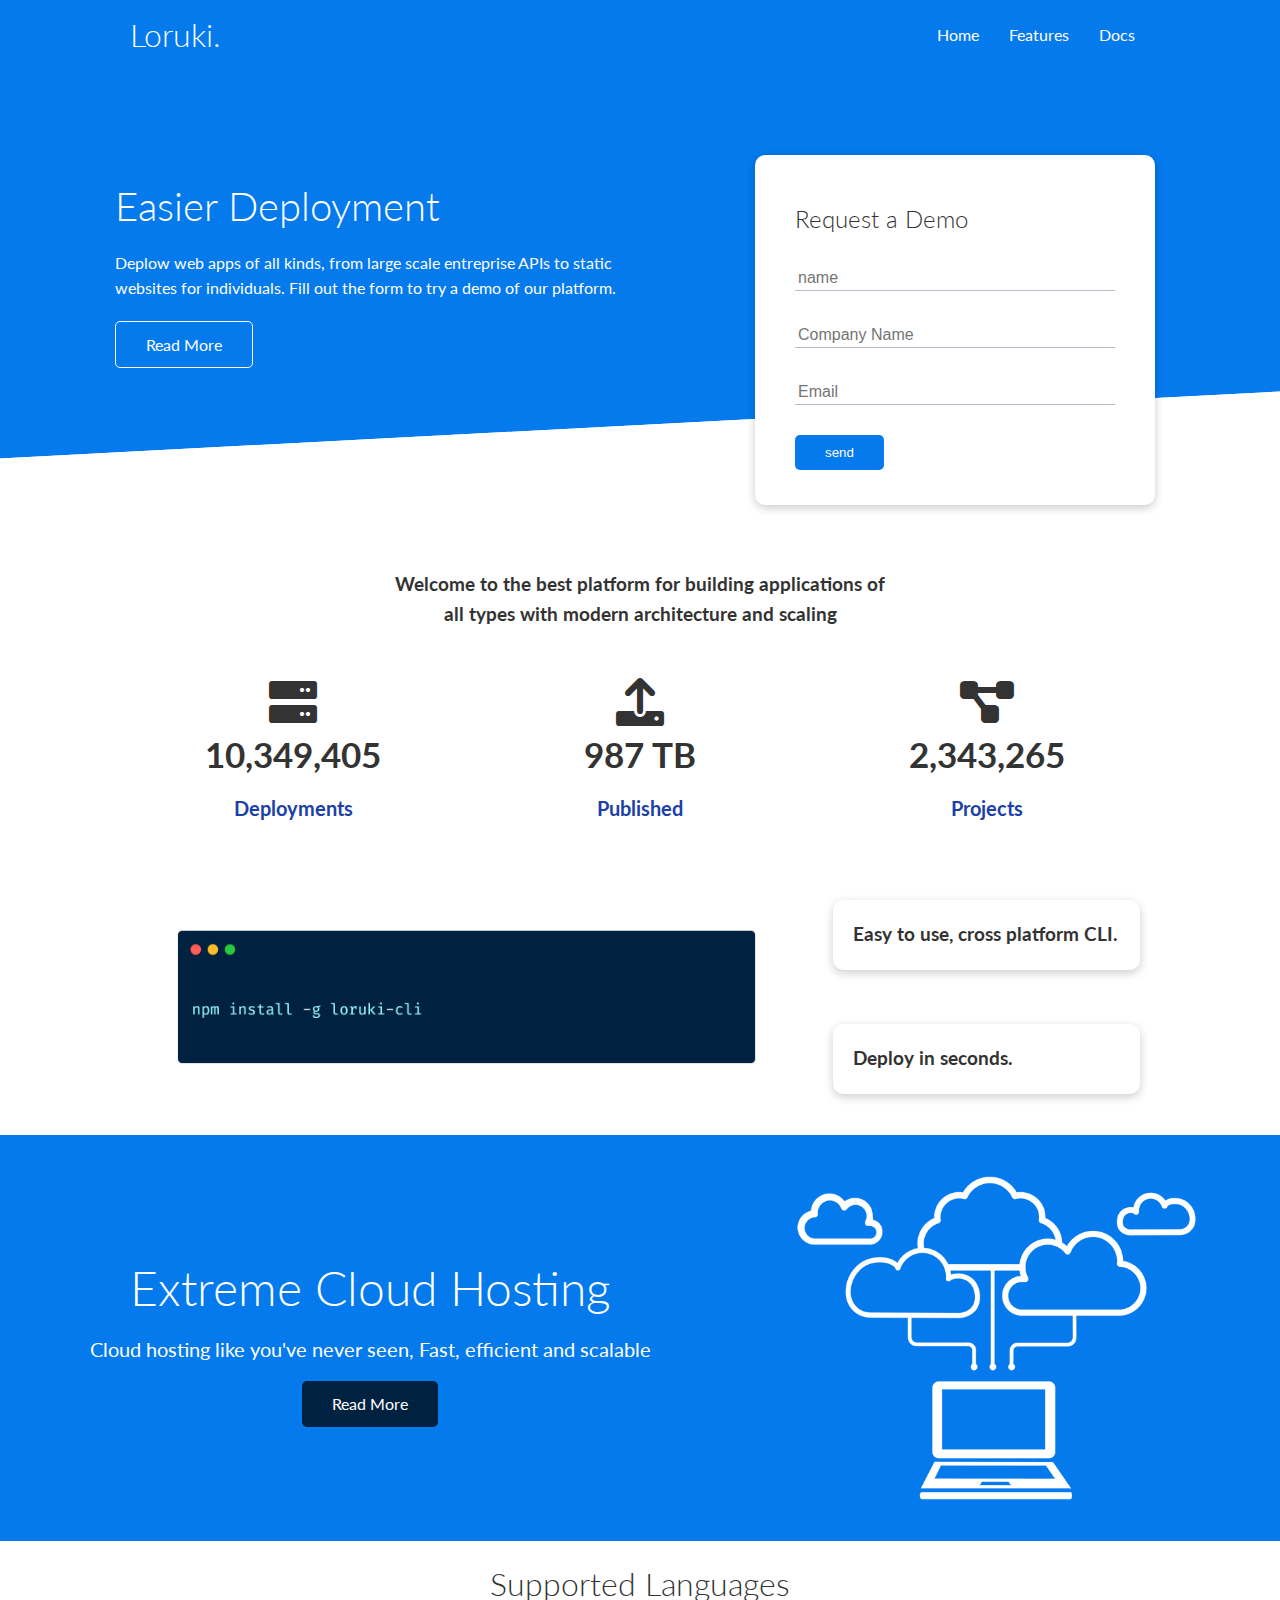
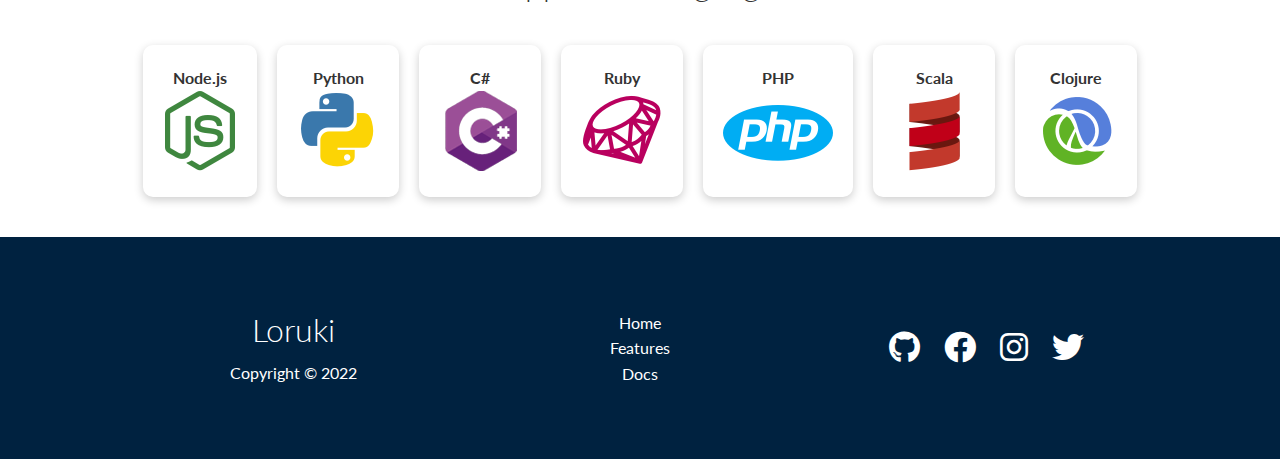
<file: index.html>
<!DOCTYPE html>
<html lang="en">
  <head>
    <meta charset="UTF-8" />
    <meta http-equiv="X-UA-Compatible" content="IE=edge" />
    <meta name="viewport" content="width=device-width, initial-scale=1.0" />
    <link
      rel="stylesheet"
      href="https://cdnjs.cloudflare.com/ajax/libs/font-awesome/6.0.0/css/all.min.css"
      integrity="sha512-9usAa10IRO0HhonpyAIVpjrylPvoDwiPUiKdWk5t3PyolY1cOd4DSE0Ga+ri4AuTroPR5aQvXU9xC6qOPnzFeg=="
      crossorigin="anonymous"
      referrerpolicy="no-referrer"
    />
    <link rel="stylesheet" href="./css/utilities.css">
    <link rel="stylesheet" href="./css/style.css" />
    <title>Loruki. | Cloud Hosting For Everyone</title>
  </head>
  <body>
    <!-- Navbar -->
    <div class="navbar">
      <div class="container flex">
        <h1 class="logo">Loruki.</h1>
        <nav>
          <ul>
            <li><a href="index.html">Home</a></li>
            <li><a href="features.html">Features</a></li>
            <li><a href="docs.html">Docs</a></li>
          </ul>
        </nav>
      </div>
    </div>

    <!-- Showcase -->

    <section class="showcase">
      <div class="container grid">
        <div class="showcase-text">
          <h1>Easier Deployment</h1>
          <p>
            Deplow web apps of all kinds, from large scale entreprise APIs to
            static websites for individuals. Fill out the form to try a demo of
            our platform.
          </p>
          <a href="features.html" class="btn btn-outline">Read More</a>
        </div>

        <div class="showcase-form card">
          <h2>Request a Demo</h2>
          <!--  <form name="contact" netlify-honeypot="bot-field" method="POST" data-netlify="true">
                    <input type="hidden" name="form-name" value="contact">
                    <p class="hidden">
                        <label>Don’t fill this out if you're human: <input name="bot-field" /></label>
                      </p>
                    <div class="form-control">
                        <input type="text" name="name" placeholder="Name" required>
                    </div>
                    <div class="form-control">
                        <input type="text" name="company" placeholder="Company Name" required>
                    </div>
                    <div class="form-control">
                        <input type="email" name="email" placeholder="Email" required>
                    </div>
                    <input type="submit" value="Send" class="btn btn-primary">
                </form> -->

          <form>
            <div class="form-control">
              <input type="text" name="name" placeholder="name" required />
            </div>
            <div class="form-control">
              <input
                type="text"
                name="company"
                placeholder="Company Name"
                required
              />
            </div>
            <div class="form-control">
              <input type="email" name="email" placeholder="Email" required />
            </div>
            <input type="submit" value="send" class="btn btn-primary" />
          </form>
        </div>
      </div>
    </section>

    <!-- Stats -->
    <section class="stats">
      <div class="container">
        <h3 class="stats-heading text-center my-1">
          Welcome to the best platform for building applications of all types
          with modern architecture and scaling
        </h3>

        <div class="grid grid-3 text-center my-4">
          <div>
            <i class="fas fa-server fa-3x"></i>
            <h3>10,349,405</h3>
            <p class="text-secondary">Deployments</p>
          </div>
          <div>
            <i class="fas fa-upload fa-3x"></i>
            <h3>987 TB</h3>
            <p class="text-secondary">Published</p>
          </div>
          <div>
            <i class="fas fa-project-diagram fa-3x"></i>
            <h3>2,343,265</h3>
            <p class="text-secondary">Projects</p>
          </div>
        </div>
      </div>
    </section>

    <!-- CLI -->
    <section class="cli">
      <div class="container grid">
        <img src="./images/cli.png" alt="cli">
        <div class="card">
          <h3>Easy to use, cross platform CLI.</h3>
        </div>
        <div class="card">
          <h3>Deploy in seconds.</h3>
        </div>
      </div>
    </section>

    <!-- Cloud -->

    <section class="cloud bg-primary my-2 py-2">
      <div class="contaimer grid">
        <div class="text-center">
          <h2 class="lg">Extreme Cloud Hosting</h2>
          <p class="lead my-1">Cloud hosting like you've never seen, Fast, efficient and scalable</p>
          <a href="features.html" class="btn btn-dark">Read More</a>
        </div>
        <img src="./images/cloud.png" alt="cloud">
      </div>
    </section>

    <!-- Languages -->
    <section class="languages">
      <h2 class="md text-center my-2">
        Supported Languages
      </h2>
      <div class="container flex">
        <div class="card">
          <h4>Node.js</h4>
          <img src="./images/logos/node.png" alt="node.js">
        </div>
        <div class="card">
          <h4>Python</h4>
          <img src="images/logos/python.png" alt="">
        </div>
        <div class="card">
          <h4>C#</h4>
          <img src="images/logos/csharp.png" alt="">
        </div>
        <div class="card">
          <h4>Ruby</h4>
          <img src="images/logos/ruby.png" alt="">
        </div>
        <div class="card">
          <h4>PHP</h4>
          <img src="images/logos/php.png" alt="">
        </div>
        <div class="card">
          <h4>Scala</h4>
          <img src="images/logos/scala.png" alt="">
        </div>
        <div class="card">
          <h4>Clojure</h4>
          <img src="images/logos/clojure.png" alt="">
        </div>
      </div>
    </section>

    <!-- Footer -->
    <footer class="footer bg-dark py-5">
      <div class="container text-center grid grid-3">
        <div>
          <h1>Loruki</h1>
          <p>Copyright &copy; 2022</p>
        </div>
        <nav>
          <ul>
            <li><a href="index.html">Home</a></li>
            <li><a href="features.html">Features</a></li>
            <li><a href="docs.html">Docs</a></li>
          </ul>
        </nav>
        <div class="social">
          <a href="#"><i class="fab fa-github fa-2x"></i></a>
                <a href="#"><i class="fab fa-facebook fa-2x"></i></a>
                <a href="#"><i class="fab fa-instagram fa-2x"></i></a>
                <a href="#"><i class="fab fa-twitter fa-2x"></i></a>
        </div>
      </div>
    </footer>
  </body>
</html>
</file>
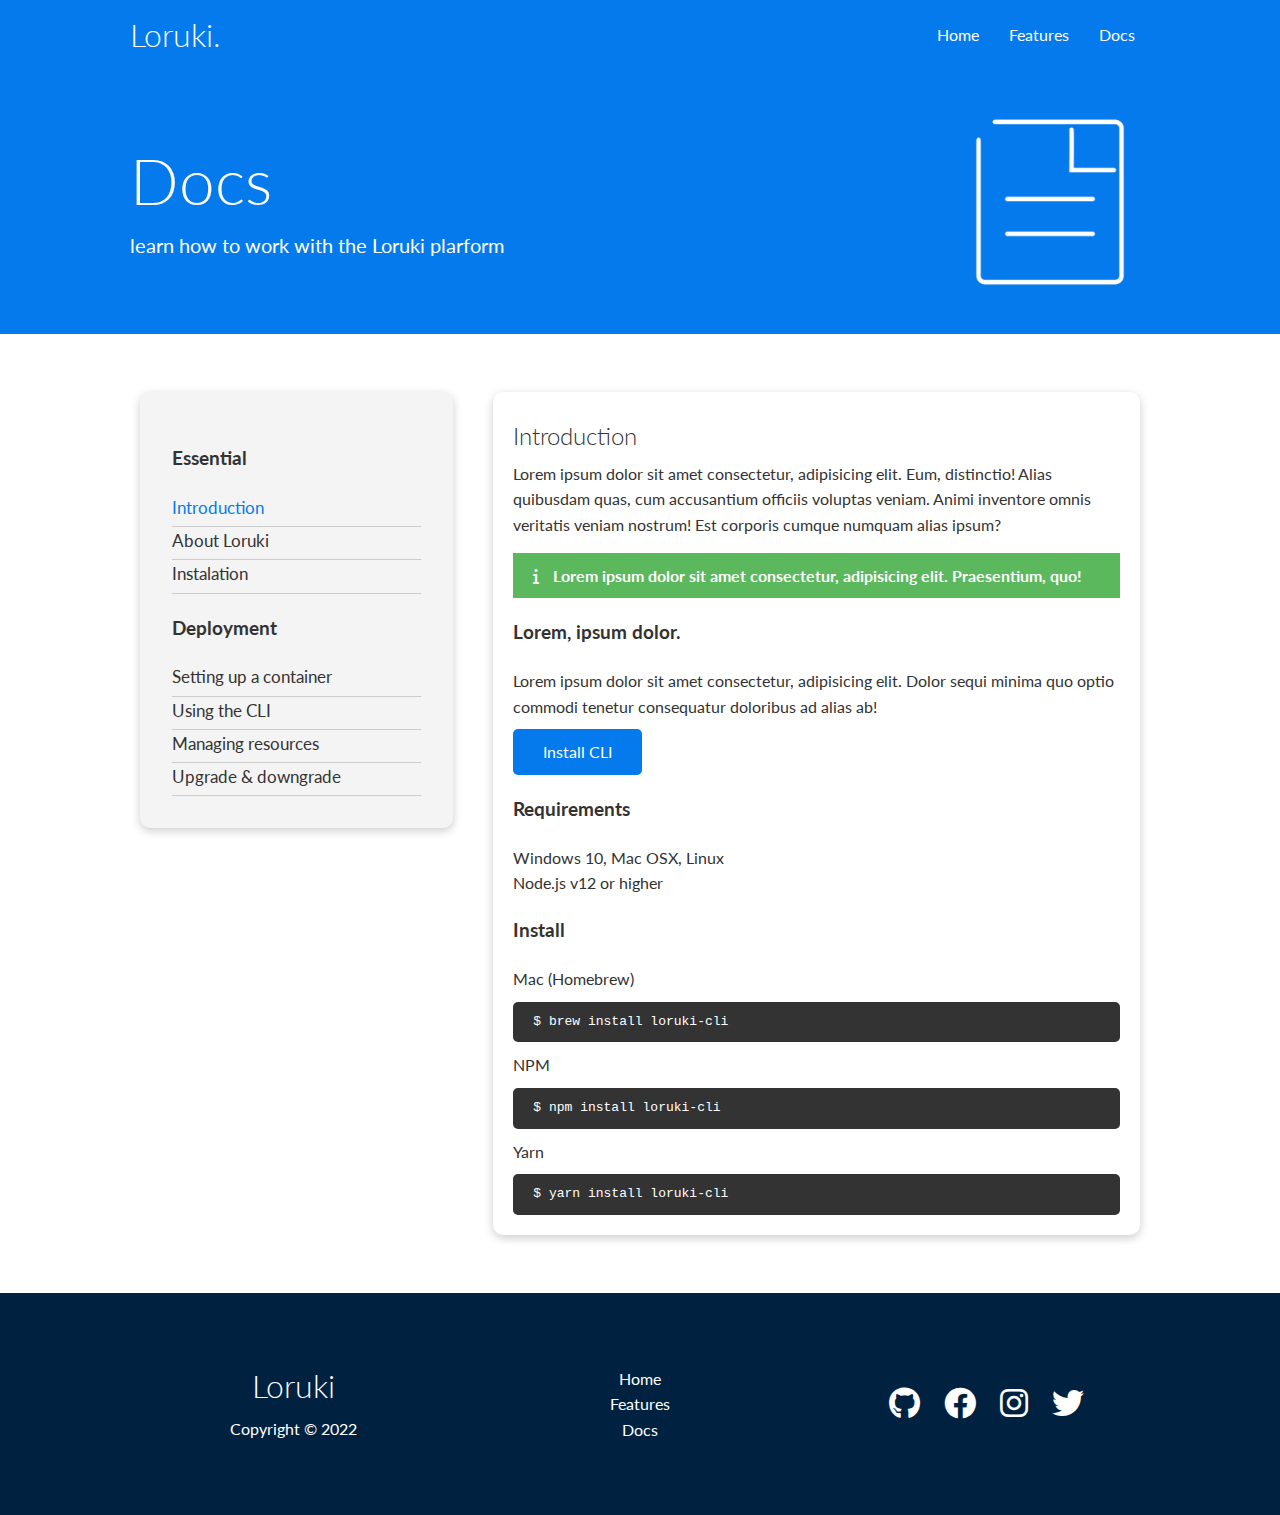
<file: docs.html>
<!DOCTYPE html>
<html lang="en">
  <head>
    <meta charset="UTF-8" />
    <meta http-equiv="X-UA-Compatible" content="IE=edge" />
    <meta name="viewport" content="width=device-width, initial-scale=1.0" />
    <link
      rel="stylesheet"
      href="https://cdnjs.cloudflare.com/ajax/libs/font-awesome/6.0.0/css/all.min.css"
      integrity="sha512-9usAa10IRO0HhonpyAIVpjrylPvoDwiPUiKdWk5t3PyolY1cOd4DSE0Ga+ri4AuTroPR5aQvXU9xC6qOPnzFeg=="
      crossorigin="anonymous"
      referrerpolicy="no-referrer"
    />
    <link rel="stylesheet" href="./css/utilities.css" />
    <link rel="stylesheet" href="./css/docs.css" />
    <link rel="stylesheet" href="./css/features.css" />
    <link rel="stylesheet" href="./css/style.css" />
    <title>Loruki. | Cloud Hosting For Everyone</title>
  </head>
  <body>
    <!-- Navbar -->
    <div class="navbar">
      <div class="container flex">
        <h1 class="logo">Loruki.</h1>
        <nav>
          <ul>
            <li><a href="index.html">Home</a></li>
            <li><a href="features.html">Features</a></li>
            <li><a href="docs.html">Docs</a></li>
          </ul>
        </nav>
      </div>
    </div>

    <!-- Header -->
    <section class="docs-head bg-primary py-3">
      <div class="container grid">
        <div>
          <h1 class="xl">Docs</h1>
          <p class="lead">learn how to work with the Loruki plarform</p>
        </div>
        <img src="./images/docs.png" alt="docs" />
      </div>
    </section>

    <!-- docs main -->
    <section class="docs-main my-4">
      <div class="container grid">
        <div class="card bg-light p-3">
          <h3 class="my-2">Essential</h3>
          <nav>
            <ul>
              <li><a href="#" class="text-primary">Introduction</a></li>
              <li><a href="#">About Loruki</a></li>
              <li><a href="#">Instalation</a></li>
            </ul>
          </nav>

          <h3 class="my-2">Deployment</h3>
          <nav>
            <ul>
              <li><a href="#">Setting up a container</a></li>
              <li><a href="#">Using the CLI</a></li>
              <li><a href="#">Managing resources</a></li>
              <li><a href="#">Upgrade & downgrade</a></li>
            </ul>
          </nav>
        </div>
        <div class="card">
          <h2>Introduction</h2>
          <p>
            Lorem ipsum dolor sit amet consectetur, adipisicing elit. Eum,
            distinctio! Alias quibusdam quas, cum accusantium officiis voluptas
            veniam. Animi inventore omnis veritatis veniam nostrum! Est corporis
            cumque numquam alias ipsum?
          </p>

          <div class="alert alert-success">
            <i class="fas fa-info"></i> Lorem ipsum dolor sit amet consectetur,
            adipisicing elit. Praesentium, quo!
          </div>

          <h3>Lorem, ipsum dolor.</h3>
          <p>
            Lorem ipsum dolor sit amet consectetur, adipisicing elit. Dolor
            sequi minima quo optio commodi tenetur consequatur doloribus ad
            alias ab!
          </p>
          <a href="" class="btn btn-primary">Install CLI</a>

          <h3>Requirements</h3>
          <ul>
            <li>Windows 10, Mac OSX, Linux</li>
            <li>Node.js v12 or higher</li>
          </ul>

          <h3>Install</h3>
          <p>Mac (Homebrew)</p>
          <pre><code>$ brew install loruki-cli</code></pre>
          <p>NPM</p>
          <pre><code>$ npm install loruki-cli</code></pre>
          <p>Yarn</p>
          <pre><code>$ yarn install loruki-cli</code></pre>
        </div>
      </div>
    </section>

    <!-- Footer -->
    <footer class="footer bg-dark py-5">
      <div class="container text-center grid grid-3">
        <div>
          <h1>Loruki</h1>
          <p>Copyright &copy; 2022</p>
        </div>
        <nav>
          <ul>
            <li><a href="index.html">Home</a></li>
            <li><a href="features.html">Features</a></li>
            <li><a href="docs.html">Docs</a></li>
          </ul>
        </nav>
        <div class="social">
          <a href="#"><i class="fab fa-github fa-2x"></i></a>
          <a href="#"><i class="fab fa-facebook fa-2x"></i></a>
          <a href="#"><i class="fab fa-instagram fa-2x"></i></a>
          <a href="#"><i class="fab fa-twitter fa-2x"></i></a>
        </div>
      </div>
    </footer>
  </body>
</html>
</file>
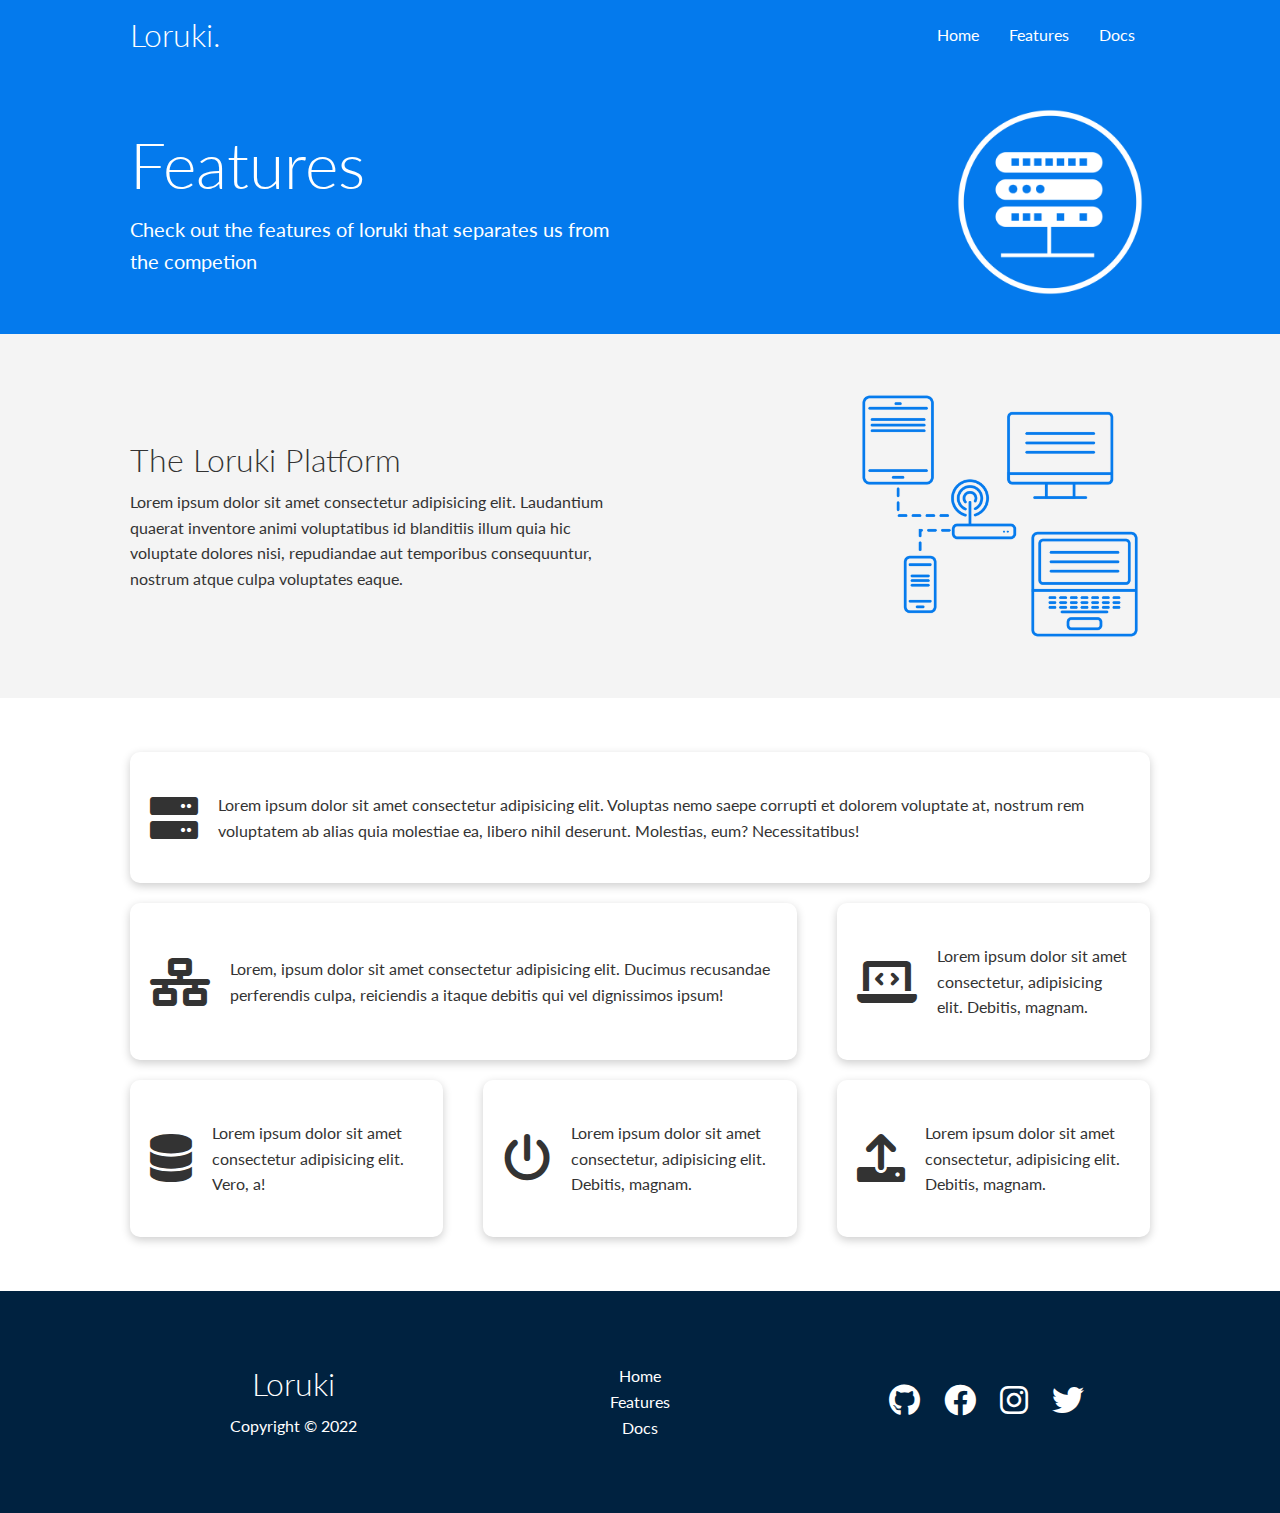
<file: features.html>
<!DOCTYPE html>
<html lang="en">
  <head>
    <meta charset="UTF-8" />
    <meta http-equiv="X-UA-Compatible" content="IE=edge" />
    <meta name="viewport" content="width=device-width, initial-scale=1.0" />
    <link
      rel="stylesheet"
      href="https://cdnjs.cloudflare.com/ajax/libs/font-awesome/6.0.0/css/all.min.css"
      integrity="sha512-9usAa10IRO0HhonpyAIVpjrylPvoDwiPUiKdWk5t3PyolY1cOd4DSE0Ga+ri4AuTroPR5aQvXU9xC6qOPnzFeg=="
      crossorigin="anonymous"
      referrerpolicy="no-referrer"
    />
    <link rel="stylesheet" href="./css/utilities.css" />
    <link rel="stylesheet" href="./css/features.css" />
    <link rel="stylesheet" href="./css/style.css" />
    <title>Loruki. | Cloud Hosting For Everyone</title>
  </head>
  <body>
    <!-- Navbar -->
    <div class="navbar">
      <div class="container flex">
        <h1 class="logo">Loruki.</h1>
        <nav>
          <ul>
            <li><a href="index.html">Home</a></li>
            <li><a href="features.html">Features</a></li>
            <li><a href="docs.html">Docs</a></li>
          </ul>
        </nav>
      </div>
    </div>

    <!-- Header -->
    <section class="features-head bg-primary py-3">
      <div class="container grid">
        <div>
          <h1 class="xl">Features</h1>
          <p class="lead">
            Check out the features of loruki that separates us from the
            competion
          </p>
        </div>
        <img src="./images/server.png" alt="server" />
      </div>
    </section>

    <!-- subhead -->
    <section class="features-sub-head bg-light py-3">
      <div class="container grid">
        <div>
          <h1 class="md">The Loruki Platform</h1>
          <p>
            Lorem ipsum dolor sit amet consectetur adipisicing elit. Laudantium
            quaerat inventore animi voluptatibus id blanditiis illum quia hic
            voluptate dolores nisi, repudiandae aut temporibus consequuntur,
            nostrum atque culpa voluptates eaque.
          </p>
        </div>
        <img src="./images/server2.png" alt="server" />
      </div>
    </section>

    <!-- main -->
    <section class="features-main my-2">
      <div class="container grid grid-3">
        <div class="card flex">
          <i class="fas fa-server fa-3x"></i>
          <p>Lorem ipsum dolor sit amet consectetur adipisicing elit. Voluptas nemo saepe corrupti et dolorem voluptate at, nostrum rem voluptatem ab alias quia molestiae ea, libero nihil deserunt. Molestias, eum? Necessitatibus!</p>
      </div>
      <div class="card flex">
          <i class="fas fa-network-wired fa-3x"></i>
          <p>
              Lorem, ipsum dolor sit amet consectetur adipisicing elit. Ducimus
              recusandae perferendis culpa, reiciendis a itaque debitis qui vel
              dignissimos ipsum!
          </p>
      </div>
      <div class="card flex">
          <i class="fas fa-laptop-code fa-3x"></i>
          <p>
              Lorem ipsum dolor sit amet consectetur, adipisicing elit. Debitis,
              magnam.
          </p>
      </div>
      <div class="card flex">
          <i class="fas fa-database fa-3x"></i>
          <p>
              Lorem ipsum dolor sit amet consectetur adipisicing elit. Vero, a!
          </p>
      </div>
      <div class="card flex">
          <i class="fas fa-power-off fa-3x"></i>
          <p>
              Lorem ipsum dolor sit amet consectetur, adipisicing elit. Debitis,
              magnam.
          </p>
      </div>
      <div class="card flex">
          <i class="fas fa-upload fa-3x"></i>
          <p>
              Lorem ipsum dolor sit amet consectetur, adipisicing elit. Debitis,
              magnam.
          </p>
      </div>
      </div>
    </section>

    <!-- Footer -->
    <footer class="footer bg-dark py-5">
      <div class="container text-center grid grid-3">
        <div>
          <h1>Loruki</h1>
          <p>Copyright &copy; 2022</p>
        </div>
        <nav>
          <ul>
            <li><a href="index.html">Home</a></li>
            <li><a href="features.html">Features</a></li>
            <li><a href="docs.html">Docs</a></li>
          </ul>
        </nav>
        <div class="social">
          <a href="#"><i class="fab fa-github fa-2x"></i></a>
          <a href="#"><i class="fab fa-facebook fa-2x"></i></a>
          <a href="#"><i class="fab fa-instagram fa-2x"></i></a>
          <a href="#"><i class="fab fa-twitter fa-2x"></i></a>
        </div>
      </div>
    </footer>
  </body>
</html>
</file>
<file: css/utilities.css>
.container {
  max-width: 1100px;
  margin: 0 auto;
  overflow: auto;
  padding: 0 40px;
}

.card {
  background-color: #fff;
  color: #333;
  border-radius: 10px;
  box-shadow: 0 3px 10px rgba(0, 0, 0, 0.2);
  padding: 20px;
  margin: 10px;
}

.btn {
  display: inline-block;
  padding: 10px 30px;
  cursor: pointer;
  background-color: var(--primary-color);
  color: #fff;
  border: none;
  border-radius: 5px;
  transition: 0.3s ease-out;
}

.btn-outline {
  background-color: transparent;
  border: 1px #fff solid;
}

.btn:hover {
  transform: scale(0.8);
}

/* Backgrounds & colored buttons */
.bg-primary,
.btn-primary {
  background-color: var(--primary-color);
  color: #fff;
}

.bg-secondary,
.btn-secondary {
  background-color: var(--secondary-color);
  color: #fff;
}

.bg-light,
.btn-light {
  background-color: var(--light-color);
  color: #333;
}

.bg-dark,
.btn-dark {
  background-color: var(--dark-color);
  color: #fff;
}

.bg-primary a,
.btn-primary a,
.bg-secondary a,
.btn-secondary a,
.bg-dark a,
.btn-dark a {
  color: #fff;
}

/* Text colors */
.text-primary {
  color: var(--primary-color);
}

.text-secondary {
  color: var(--secondary-color);
}

.text-dark {
  color: var(--dark-color);
}

.text-light {
  color: var(--light-color);
}

/* Text sizes */
.lead {
  font-size: 20px;
}

.sm {
  font-size: 1rem;
}

.md {
  font-size: 2rem;
}

.lg {
  font-size: 3rem;
}

.xl {
  font-size: 4rem;
}

.text-center {
  text-align: center;
}

/* Alert */
.alert {
  background-color: var(--light-color);
  padding: 10px 20px;
  font-weight: bold;
  margin: 15px 0;
}

.alert i {
  margin-right: 10px;
}
.alert-success {
  background-color: var(--success-color);
  color: #fff;
}

.alert-error {
  background-color: var(--error-color);
  color: #fff;
}

.flex {
  display: flex;
  justify-content: center;
  align-items: center;
  height: 100%;
}

.grid {
  display: grid;
  grid-template-columns: repeat(2, 1fr);
  gap: 20px;
  justify-content: center;
  align-items: center;
  height: 100%;
}

.grid-3 {
  grid-template-columns: repeat(3, 1fr);
}

/* margin */
.m-1 {
  margin: 1rem;
}

.m-2 {
  margin: 1.5rem;
}

.m-3 {
  margin: 2rem;
}

.m-4 {
  margin: 3rem;
}

.m-5 {
  margin: 4rem;
}

/* Margin top bottom */
.my-1 {
  margin: 1rem 0;
}

.my-2 {
  margin: 1.5rem 0;
}

.my-3 {
  margin: 2rem 0;
}

.my-4 {
  margin: 3rem 0;
}

.my-5 {
  margin: 4rem 0;
}

/* padding */
.p-1 {
  padding: 1rem;
}

.p-2 {
  padding: 1.5rem;
}

.p-3 {
  padding: 2rem;
}

.p-4 {
  padding: 3rem;
}

.p-5 {
  padding: 4rem;
}

/* padding top bottom */
.py-1 {
  padding: 1rem;
}

.py-2 {
  padding: 1.5rem;
}

.py-3 {
  padding: 2rem;
}

.py-4 {
  padding: 3rem;
}

.py-5 {
  padding: 4rem;
}
</file>
<file: css/docs.css>
.docs-head img {
  width: 200px;
  justify-self: flex-end;
}

.docs-main h3 {
  margin: 20px 0;
}

.docs-main .grid {
  grid-template-columns: 1fr 2fr;
  align-items: flex-start;
}

.docs-main nav li {
  font-size: 17px;
  padding-bottom: 5px;
  margin-bottom: 5;
  border-bottom: 1px solid #ccc;
}

.docs-main a:hover {
  font-weight: bold;
}

code, pre {
  background: #333;
  color: #fff;
  padding: 10px;
  border-radius: 5px;
}
</file>
<file: css/features.css>
.features-head img{
  width: 200px;
  justify-self: flex-end;
}

.features-sub-head img {
  width: 300px;
  justify-self: flex-end;
}

.features-main .card > i{
  margin-right: 20px;
}

.features-main .grid{
  padding: 30px;
}

.features-main .grid > *:first-child{
  grid-column: 1 / span 3;
}

.features-main .grid > *:nth-child(2){
  grid-column: 1 / span 2;
}

/*  Tablets and under */
@media (max-width: 768px) {
  .features-main .grid {
    grid-template-columns: 1fr;
    grid-template-rows: 1fr;
  }

  .showcase {
    height: auto;
  }

  .showcase-text {
    text-align: center;
    margin-top:40px ;
  }

  .showcase-form {
    justify-self: center;
    margin: auto;
  }

  .cli .grid > *:first-child {
    grid-column: 1;
    grid-row: 1;
  }
}

/* Mobile */
@media (max-width: 500px) {
  .navbar {
    height: 110px;
  }

  .navbar .flex {
    flex-direction: column;
  }

  .navbar ul {
    padding: 10px;
    background-color: rgba(0, 0, 0, 0.1);
  }
}
</file>
<file: css/style.css>
@import url('https://fonts.googleapis.com/css2?family=Lato:wght@300&display=swap');

/* Base Style | Reset */

:root {
  --primary-color: #047aed;
  --secondary-color: #1c3fa8;
  --dark-color: #002240;
  --light-color: #f4f4f4;
  --success-color: #5cb85c;
  --error-color: #d9534f;
}

* {
  box-sizing: border-box;
  padding: 0;
  margin: 0;
}

body {
  font-family: 'Lato', sans-serif;
  color: #333;
  line-height: 1.6;
}

ul {
  list-style-type:none ;
}

a {
  text-decoration: none;
  color: #333;
}

h1, h2{
  font-weight: 300;
  line-height: 1.2;
  margin: 10px 0;
}

p {
  margin: 10px 0;
}

img {
  width: 100%;
}

.hidden {
  visibility: hidden;
  height: 0;
}

/* Navbar */

.navbar {
  background-color: var(--primary-color);
  color: white;
  height: 70px;
}

.navbar ul {
  display: flex;
}

.navbar a {
  color: #fff;
  padding: 10px;
  margin: 0 5px;
}

.navbar a:hover {
  border-bottom: 2px #fff solid;
}

.navbar .flex {
  justify-content: space-between;
}

/* Showcase */

.showcase {
  height: 400px;
  background-color: var(--primary-color);
  color: #fff;
  position: relative;
}

.showcase h1 {
  font-size: 40px;
}

.showcase p {
  margin: 20px 0;
}


.showcase .grid {
  overflow: visible;
  grid-template-columns: 55% 45%;
  gap: 30px;
  width: 100%;
}

.showcase-text {
  animation: slideInFromLeft 1s ease-in ;
}

.showcase-form {
  position: relative;
  top: 60px;
  height: 350px;
  width: 400px;
  padding: 40px;
  z-index: 100;
  justify-self: flex-end;
  animation: slideInFromRight 1s ease-in;
}

.showcase-form .form-control {
  margin: 30px 0;
}

.showcase-form input[type='text'],
.showcase-form input[type='email'] {
  border: 0;
  border-bottom: 1px solid #b4becb;
  width: 100%;
  padding: 3px;
  font-size: 16px;
}

.showcase-form input:focus {
  outline: none;
}

.showcase::before, 
.showcase::after {
  content: '';
  position: absolute;
  height: 100px;
  bottom: -55px;
  right: 0;
  left: 0;
  background-color:#fff;
  transform: skewY(-3deg);
  -webkit-transform: skewY(-3deg);
  -moz-transform: skewY(-3deg);
  -ms-transform: skewY(-3deg);
}

/* Stats */
.stats {
  padding-top: 100px;
  animation: slideInFromBottom 1s ease-in;
}

.stats-heading {
  max-width: 500px;
  margin: auto;
}

.stats .grid h3 {
  font-size: 35px;
}

.stats .grid p {
  font-size: 20px;
  font-weight: bold;
}

/* CLI */

.cli .grid {
  grid-template-columns: repeat(3, 1fr);
  grid-template-rows: repeat(2, 1fr);
}

.cli .grid > *:first-child {
  grid-column: 1 / span 2;
  grid-row: 1 / span 2;
}

/* Cloud */
.cloud .grid {
  grid-template-columns: 4fr 3fr;
}

/* Languages */

.languages .flex {
  flex-wrap: wrap;
} 

.languages .card { 
  text-align: center;
  margin: 18px 10px 40px;
  transition: transform 0.2s ease-in;
}

.languages .card:hover {
  transform: translateY(-15px);
}

.languages .card .h4 {
  font-size: 20px;
  margin-bottom: 10px;
}


/* Footer */

.footer .social a {
  margin: 0 10px;
}

/* Animations */
@keyframes slideInFromLeft {
  0% {
    transform: translateX(-100%);
    opacity: 0;
  }

  100% {
    transform: translateX(0);
    opacity: 1;
  }
}

@keyframes slideInFromRight {
  0% {
    transform: translateX(100%);
    opacity: 0;
  }

  100% {
    transform: translateX(0);
    opacity: 1;
  }
}

@keyframes slideInFromTop {
  0% {
    transform: translateY(-100%);
    opacity: 0;
  }

  100% {
    transform: translateX(0);
    opacity: 1;
  }
}

@keyframes slideInFromBottom {
  0% {
    transform: translateY(100%);
    opacity: 0;
  }

  100% {
    transform: translateX(0);
    opacity: 1;
  }
}

/*  Tablets and under */
@media (max-width: 768px) {
  .grid,
  .showcase .grid,
  .stats .grid,
  .cli .grid,
  .cloud .grid,
  .docs-main .grid {
    grid-template-columns: 1fr;
    grid-template-rows: 1fr;
  }

  .showcase {
    height: auto;
  }

  .showcase-text {
    text-align: center;
    margin-top:40px;
    animation: slideInFromTop 1s ease-in;
  }

  .showcase-form {
    justify-self: center;
    margin: auto;
    animation: slideInFromBottom 1s ease-in;
  }

  .cli .grid > *:first-child {
    grid-column: 1;
    grid-row: 1;
  }

  .features-head,
  .features-sub-head,
  .docs-head {
    text-align: center;
  }

  .features-head img,
  .features-sub-head img,
  .docs-head img {
    justify-self: center;
  }

  .features-main .grid > *:first-child,
  .features-main .grid > *:nth-child(2) {
    grid-column: 1;
  }

}

/* Mobile */
@media (max-width: 500px) {
  .navbar {
    height: 110px;
  }

  .navbar .flex {
    flex-direction: column;
  }

  .navbar ul {
    padding: 10px;
    background-color: rgba(0, 0, 0, 0.1);
  }
}
</file>
